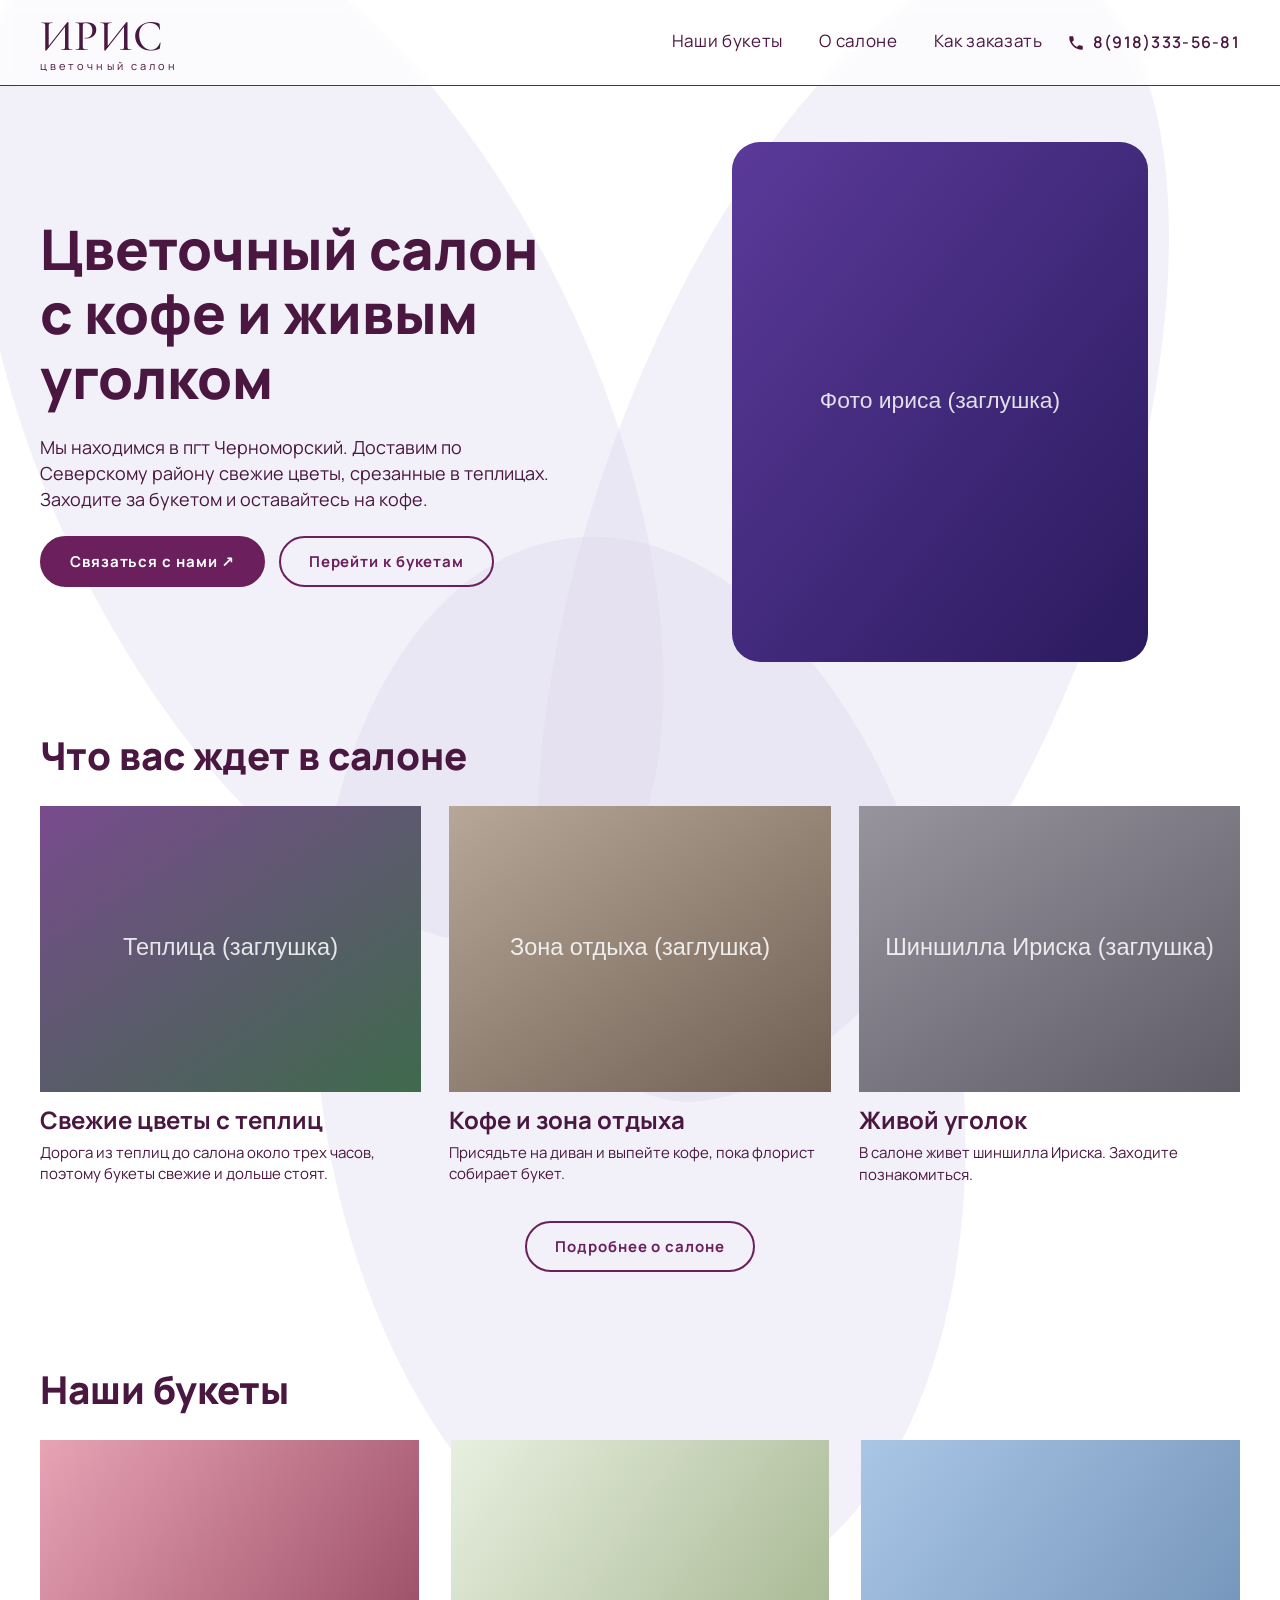
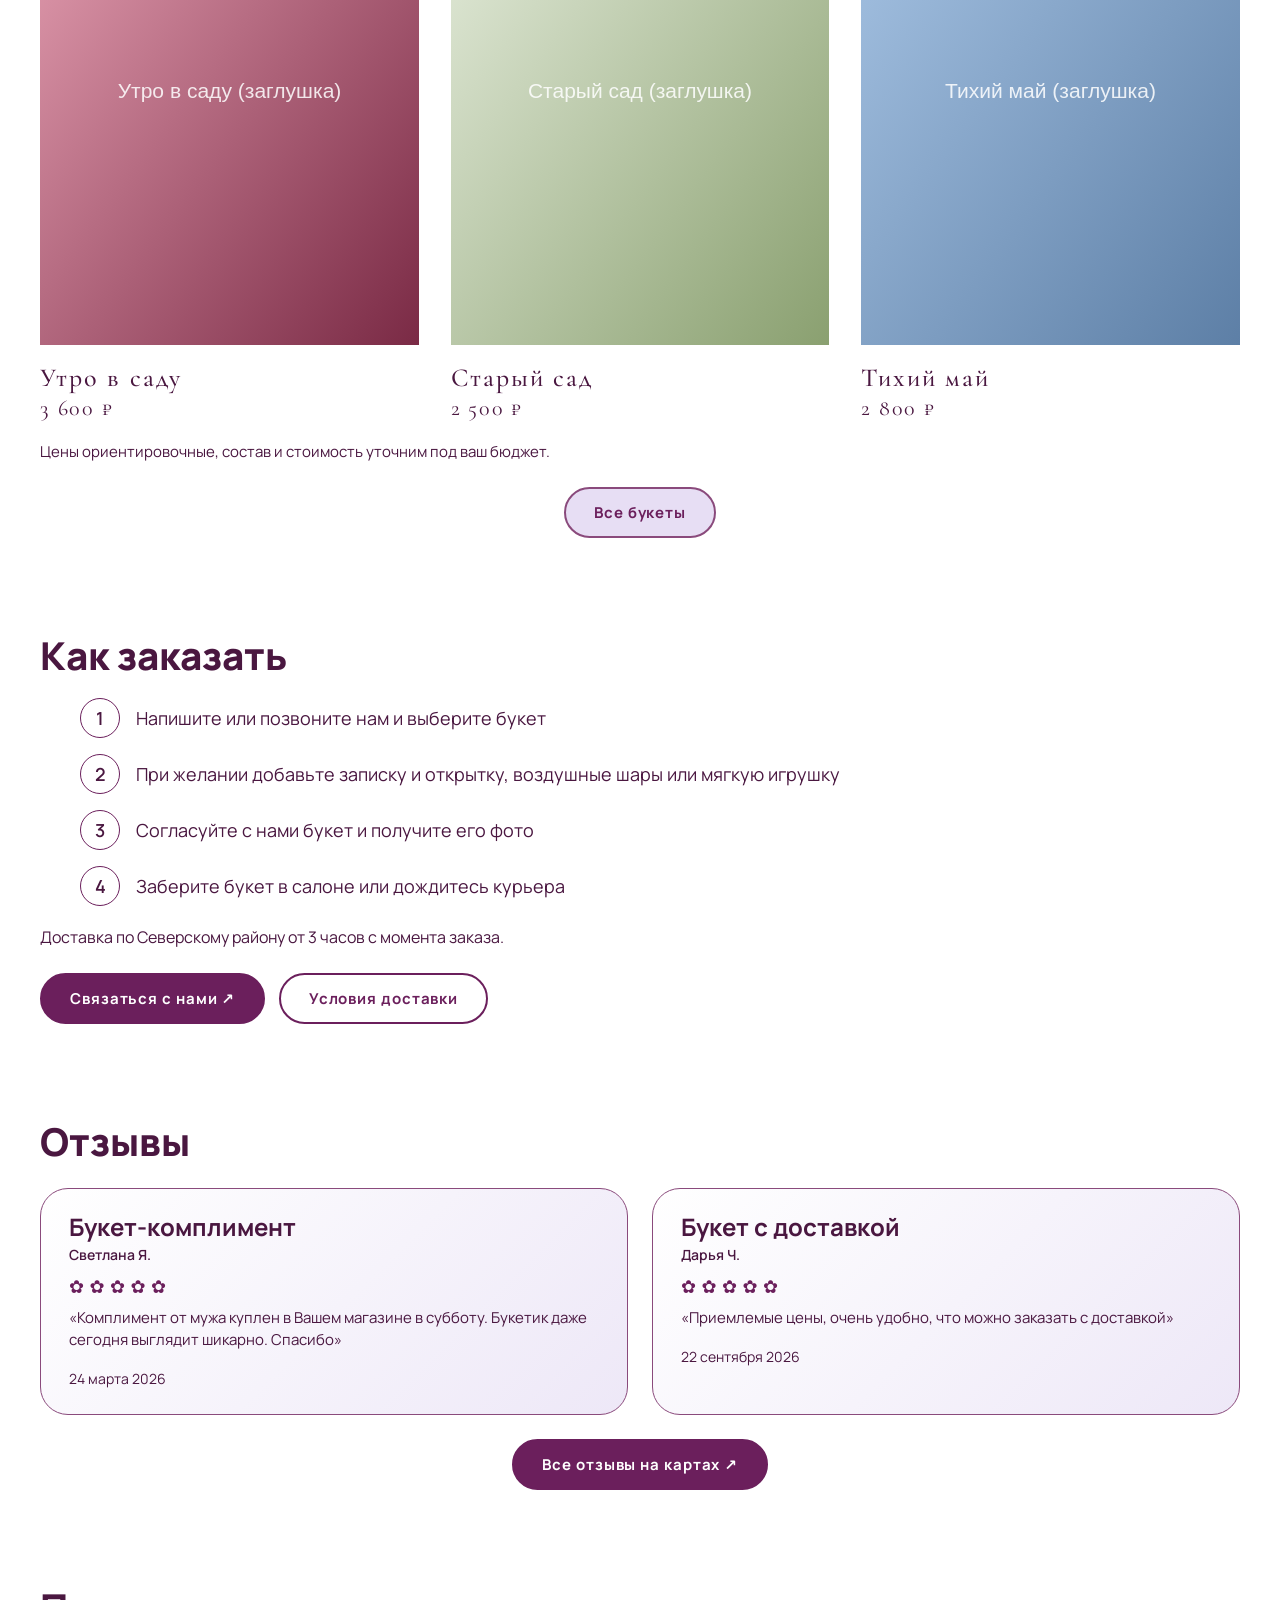
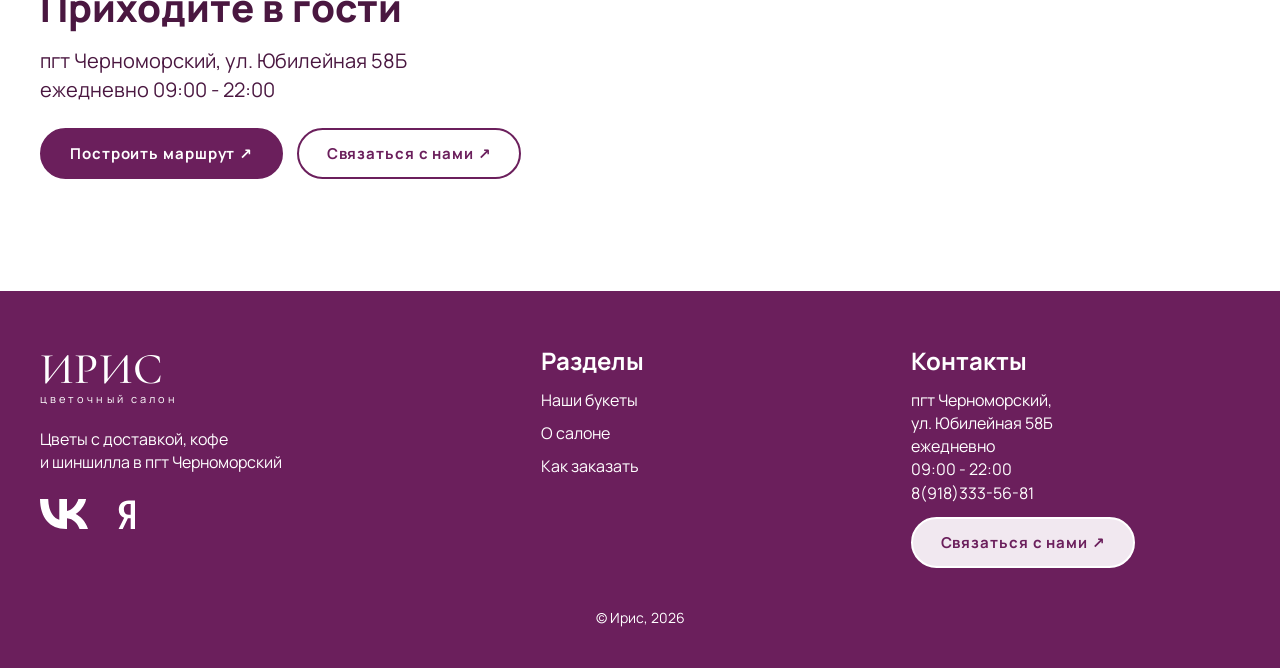
<file: index.html>
<!DOCTYPE html>
<html lang="ru">
<head>
<meta charset="utf-8">
<meta name="viewport" content="width=device-width, initial-scale=1">
<title>Ирис — цветочный салон с кофе в пгт Черноморский</title>
<meta name="description" content="Свежие букеты из теплиц, доставка по Северскому району, кофе и шиншилла Ириска в салоне.">
<meta name="theme-color" content="#6b1f5c">
<meta property="og:title" content="Ирис — цветочный салон с кофе в пгт Черноморский">
<meta property="og:description" content="Свежие букеты из теплиц, доставка по Северскому району, кофе и шиншилла Ириска в салоне.">
<meta property="og:type" content="website">
<link rel="icon" href="img/favicon.svg" type="image/svg+xml">
<link rel="preconnect" href="https://fonts.googleapis.com">
<link rel="preconnect" href="https://fonts.gstatic.com" crossorigin>
<link href="https://fonts.googleapis.com/css2?family=Cormorant+Garamond:wght@400;500&family=Manrope:wght@300;400;600;700;800&display=swap&subset=cyrillic" rel="stylesheet">
<link rel="stylesheet" href="css/style.css">
</head>
<body>
<header class="site-header">
  <div class="header-inner">
    <a class="logo" href="index.html" aria-label="Ирис — на главную"><b>ИРИС</b><small>цветочный салон</small></a>
    <nav class="nav" aria-label="Основное меню"><a href="bouquets.html">Наши букеты</a><a href="about.html">О салоне</a><a href="order.html">Как заказать</a></nav>
    <a class="phone header-phone" href="tel:+79183335681"><svg viewBox="0 0 24 24" aria-hidden="true"><path d="M6.6 10.8a15 15 0 0 0 6.6 6.6l2.2-2.2c.3-.3.7-.4 1-.2 1.1.4 2.3.6 3.6.6.6 0 1 .4 1 1V20c0 .6-.4 1-1 1A17 17 0 0 1 3 4c0-.6.4-1 1-1h3.5c.6 0 1 .4 1 1 0 1.300.2 2.500.6 3.600.1.300 0 .700-.2 1l-2.300 2.200z"/></svg>8(918)333-56-81</a>
    <button class="burger" id="burger" aria-label="Открыть меню" aria-expanded="false" aria-controls="mobile-menu"><span></span><span></span></button>
  </div>
</header>

<div class="mobile-menu" id="mobile-menu" role="dialog" aria-modal="true" aria-label="Меню">
  <div class="top">
    <a class="logo" href="index.html"><b>ИРИС</b><small>цветочный салон</small></a>
    <button class="close" id="menu-close" aria-label="Закрыть меню">×</button>
  </div>
  <nav aria-label="Мобильное меню"><a href="bouquets.html">Наши букеты</a><a href="about.html">О салоне</a><a href="order.html">Как заказать</a></nav>
  <a class="phone" href="tel:+79183335681"><svg viewBox="0 0 24 24" aria-hidden="true"><path d="M6.6 10.8a15 15 0 0 0 6.6 6.6l2.2-2.2c.3-.3.7-.4 1-.2 1.1.4 2.3.6 3.6.6.6 0 1 .4 1 1V20c0 .6-.4 1-1 1A17 17 0 0 1 3 4c0-.6.4-1 1-1h3.5c.6 0 1 .4 1 1 0 1.300.2 2.500.6 3.600.1.300 0 .700-.2 1l-2.300 2.200z"/></svg>8(918)333-56-81</a>
  <a class="btn" href="tel:+79183335681" data-contact>Связаться с нами ↗</a>
</div>

<main>

<section class="hero"><div class="container hero-grid">
  <div>
    <h1>Цветочный салон<br>с кофе и живым уголком</h1>
    <p>Мы находимся в пгт Черноморский. Доставим по Северскому району свежие цветы, срезанные в теплицах. Заходите за букетом и оставайтесь на кофе.</p>
    <div class="btn-row"><a class="btn" href="tel:+79183335681" data-contact>Связаться с нами ↗</a><a class="btn btn--ghost" href="bouquets.html">Перейти к букетам</a></div>
  </div>
  <div class="hero-img"><img src="img/hero-iris.svg" alt="Букет ирисов"></div>
</div></section>

<section class="section"><div class="container">
  <h2>Что вас ждет в салоне</h2>
  <div class="cards carousel" style="margin-top:28px">
    <article class="card"><img src="img/greenhouse.svg" alt="Теплица с цветами" loading="lazy"><h3>Свежие цветы с теплиц</h3><p>Дорога из теплиц до салона около трех часов, поэтому букеты свежие и дольше стоят.</p></article>
    <article class="card"><img src="img/lounge.svg" alt="Зона отдыха в салоне" loading="lazy"><h3>Кофе и зона отдыха</h3><p>Присядьте на диван и выпейте кофе, пока флорист собирает букет.</p></article>
    <article class="card"><img src="img/chinchilla.svg" alt="Шиншилла Ириска" loading="lazy"><h3>Живой уголок</h3><p>В салоне живет шиншилла Ириска. Заходите познакомиться.</p></article>
  </div>
  <div class="dots"></div>
  <div class="center" style="margin-top:24px"><a class="btn btn--ghost" href="about.html">Подробнее о салоне</a></div>
</div></section>

<section class="section"><div class="container">
  <h2>Наши букеты</h2>
  <div class="bouquets bouquets--3 carousel" style="margin-top:28px"><article class="bouquet"><img src="img/bouquet-1.svg" alt="Букет «Утро в саду»" loading="lazy"><h3>Утро в саду</h3><div class="price">3 600 ₽</div></article><article class="bouquet"><img src="img/bouquet-2.svg" alt="Букет «Старый сад»" loading="lazy"><h3>Старый сад</h3><div class="price">2 500 ₽</div></article><article class="bouquet"><img src="img/bouquet-3.svg" alt="Букет «Тихий май»" loading="lazy"><h3>Тихий май</h3><div class="price">2 800 ₽</div></article></div>
  <div class="dots"></div>
  <p class="note">Цены ориентировочные, состав и стоимость уточним под ваш бюджет.</p>
  <div class="center"><a class="btn btn--soft" href="bouquets.html">Все букеты</a></div>
</div></section>

<section class="section"><div class="container">
  <h2>Как заказать</h2>
  <ol class="steps"><li>Напишите или позвоните нам и выберите букет</li><li>При желании добавьте записку и открытку, воздушные шары или мягкую игрушку</li><li>Согласуйте с нами букет и получите его фото</li><li>Заберите букет в салоне или дождитесь курьера</li></ol>
  <p>Доставка по Северскому району от 3 часов с момента заказа.</p>
  <div class="btn-row"><a class="btn" href="tel:+79183335681" data-contact>Связаться с нами ↗</a><a class="btn btn--ghost" href="order.html">Условия доставки</a></div>
</div></section>

<section class="section"><div class="container">
  <h2>Отзывы</h2>
  <div class="reviews carousel" style="margin-top:24px"><article class="review"><h3>Букет-комплимент</h3><div class="author">Светлана Я.</div><div class="stars" aria-label="5 из 5">✿✿✿✿✿</div><blockquote>«Комплимент от мужа куплен в Вашем магазине в субботу. Букетик даже сегодня выглядит шикарно. Спасибо»</blockquote><time datetime="2026-03-24">24 марта 2026</time></article><article class="review"><h3>Букет с доставкой</h3><div class="author">Дарья Ч.</div><div class="stars" aria-label="5 из 5">✿✿✿✿✿</div><blockquote>«Приемлемые цены, очень удобно, что можно заказать с доставкой»</blockquote><time datetime="2026-09-22">22 сентября 2026</time></article></div>
  <div class="dots"></div>
  <div class="center" style="margin-top:24px"><a class="btn" href="#" target="_blank" rel="noopener">Все отзывы на картах ↗</a></div>
</div></section>

<section class="section"><div class="container">
  <h2>Приходите в гости</h2>
  <p class="lead" style="margin-top:16px">пгт Черноморский, ул. Юбилейная 58Б<br>ежедневно 09:00 - 22:00</p>
  <div class="btn-row"><a class="btn" href="https://yandex.ru/maps/?text=пгт%20Черноморский%2C%20Юбилейная%2058Б" target="_blank" rel="noopener">Построить маршрут ↗</a><a class="btn btn--ghost" href="tel:+79183335681" data-contact>Связаться с нами ↗</a></div>
</div></section>

</main>

<footer class="site-footer">
  <div class="container">
    <div class="footer-grid">
      <div>
        <a class="logo" href="index.html"><b>ИРИС</b><small>цветочный салон</small></a>
        <p class="footer-desc">Цветы с доставкой, кофе<br>и шиншилла в пгт Черноморский</p>
        <div class="socials">
          <a href="#" aria-label="ВКонтакте" data-todo="vk"><svg viewBox="0 0 48 30" aria-hidden="true"><path d="M26 30C9.600 30 .3 18.700 0 0h8.200c.3 13.800 6.300 19.600 11.100 20.800V0h7.700v11.900C31.700 11.400 36.700 6 38.400 0h7.700c-1.300 7.300-6.700 12.700-10.500 14.900C39.400 16.800 45.500 21.500 48 30h-8.500c-1.800-5.700-6.300-10.100-12.500-10.700V30H26z"/></svg></a>
          <a href="#" aria-label="Яндекс" data-todo="yandex"><svg viewBox="0 0 24 30" aria-hidden="true"><path d="M14.700 30V19.200h-2.800L6.700 30H2.600l5.600-11.200C4.700 17.300 2.800 14.500 2.800 10.700 2.800 5 6.700 1.500 12.700 1.500H19V30h-4.300zm0-25.100h-1.800c-3.300 0-5 1.800-5 5.600 0 3.600 1.900 5.300 5.100 5.300h1.700V4.900z"/></svg></a>
        </div>
      </div>
      <div>
        <h3>Разделы</h3>
        <ul>
          <li><a href="bouquets.html">Наши букеты</a></li>
          <li><a href="about.html">О салоне</a></li>
          <li><a href="order.html">Как заказать</a></li>
        </ul>
      </div>
      <div class="footer-contacts">
        <h3>Контакты</h3>
        <p>пгт Черноморский,<br>ул. Юбилейная 58Б<br>ежедневно<br>09:00 - 22:00<br><a href="tel:+79183335681">8(918)333-56-81</a></p>
        <a class="btn btn--light" href="tel:+79183335681" data-contact>Связаться с нами ↗</a>
      </div>
    </div>
    <p class="copy">© Ирис, 2026</p>
  </div>
</footer>
<script src="js/main.js"></script>
</body>
</html>
</file>
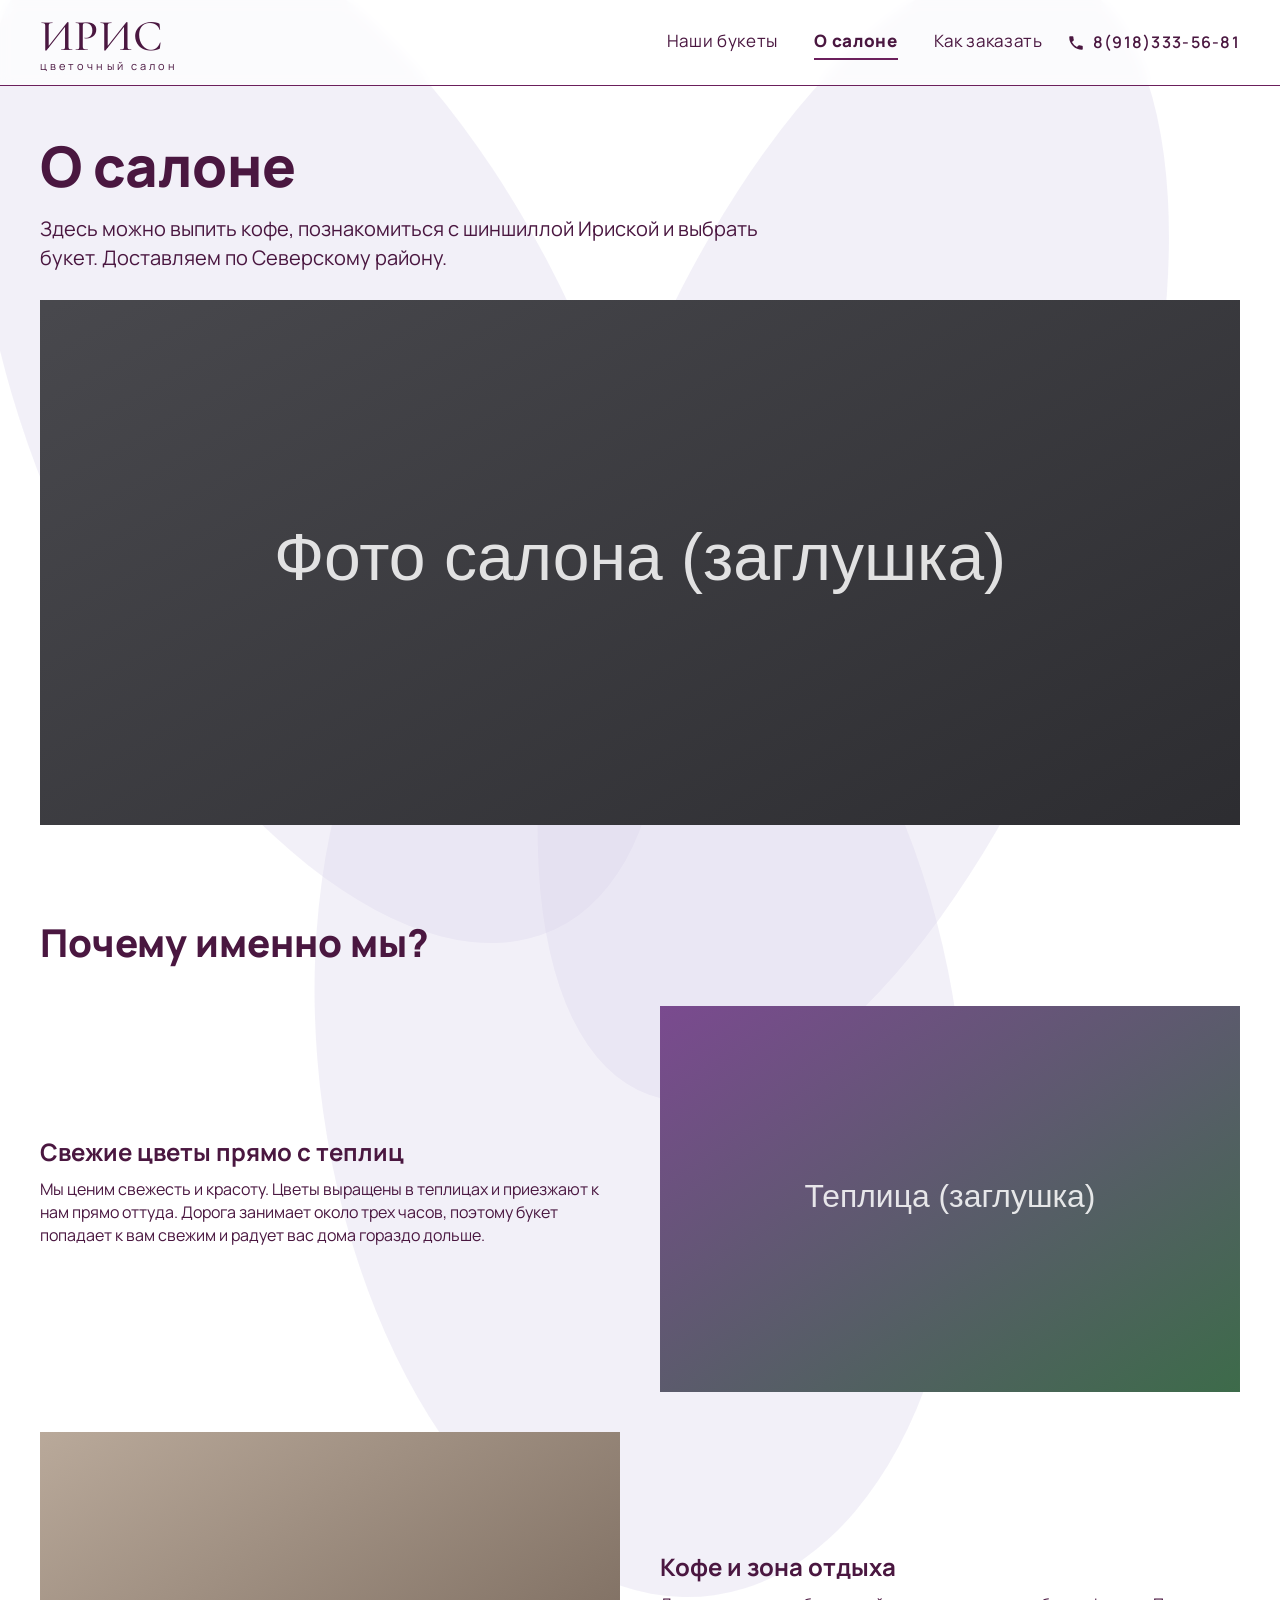
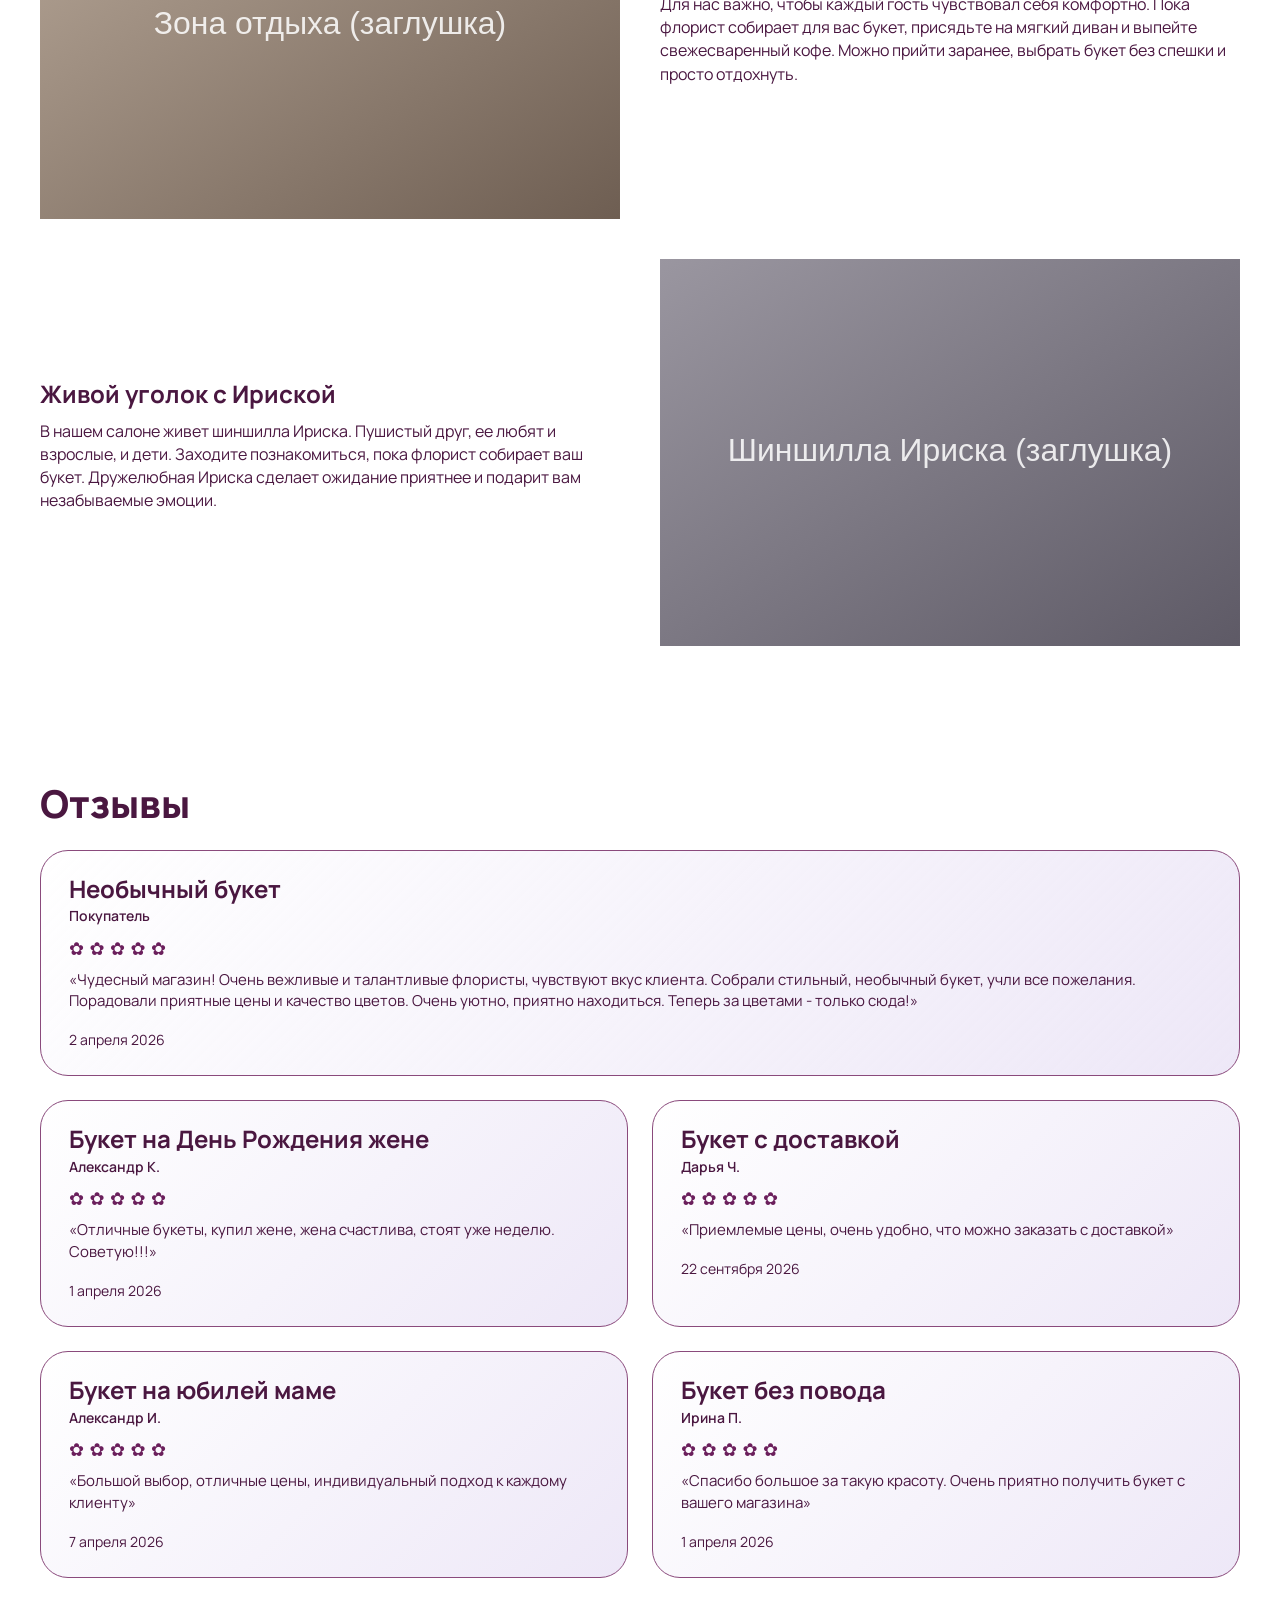
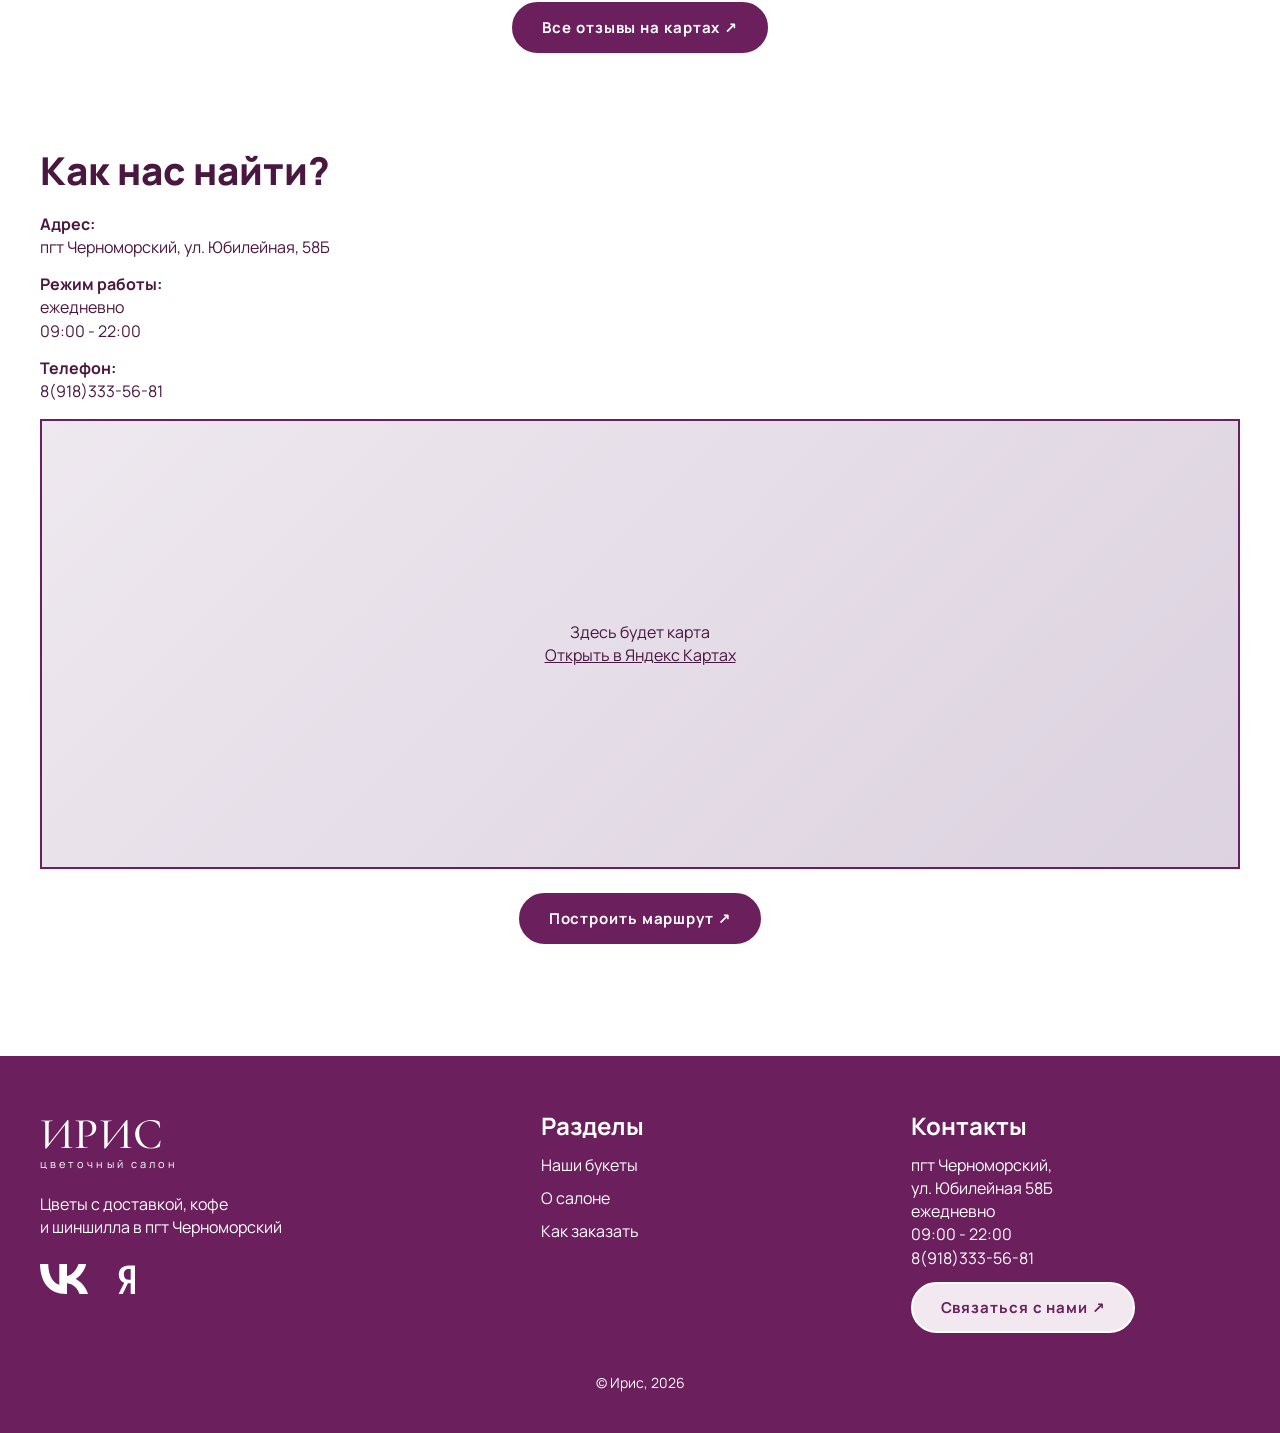
<file: about.html>
<!DOCTYPE html>
<html lang="ru">
<head>
<meta charset="utf-8">
<meta name="viewport" content="width=device-width, initial-scale=1">
<title>О салоне — Ирис, цветочный салон</title>
<meta name="description" content="Свежие цветы из теплиц, кофе, зона отдыха и шиншилла Ириска. Адрес и режим работы.">
<meta name="theme-color" content="#6b1f5c">
<meta property="og:title" content="О салоне — Ирис, цветочный салон">
<meta property="og:description" content="Свежие цветы из теплиц, кофе, зона отдыха и шиншилла Ириска. Адрес и режим работы.">
<meta property="og:type" content="website">
<link rel="icon" href="img/favicon.svg" type="image/svg+xml">
<link rel="preconnect" href="https://fonts.googleapis.com">
<link rel="preconnect" href="https://fonts.gstatic.com" crossorigin>
<link href="https://fonts.googleapis.com/css2?family=Cormorant+Garamond:wght@400;500&family=Manrope:wght@300;400;600;700;800&display=swap&subset=cyrillic" rel="stylesheet">
<link rel="stylesheet" href="css/style.css">
</head>
<body>
<header class="site-header">
  <div class="header-inner">
    <a class="logo" href="index.html" aria-label="Ирис — на главную"><b>ИРИС</b><small>цветочный салон</small></a>
    <nav class="nav" aria-label="Основное меню"><a href="bouquets.html">Наши букеты</a><a href="about.html" aria-current="page">О салоне</a><a href="order.html">Как заказать</a></nav>
    <a class="phone header-phone" href="tel:+79183335681"><svg viewBox="0 0 24 24" aria-hidden="true"><path d="M6.6 10.8a15 15 0 0 0 6.6 6.6l2.2-2.2c.3-.3.7-.4 1-.2 1.1.4 2.3.6 3.6.6.6 0 1 .4 1 1V20c0 .6-.4 1-1 1A17 17 0 0 1 3 4c0-.6.4-1 1-1h3.5c.6 0 1 .4 1 1 0 1.300.2 2.500.6 3.600.1.300 0 .700-.2 1l-2.300 2.200z"/></svg>8(918)333-56-81</a>
    <button class="burger" id="burger" aria-label="Открыть меню" aria-expanded="false" aria-controls="mobile-menu"><span></span><span></span></button>
  </div>
</header>

<div class="mobile-menu" id="mobile-menu" role="dialog" aria-modal="true" aria-label="Меню">
  <div class="top">
    <a class="logo" href="index.html"><b>ИРИС</b><small>цветочный салон</small></a>
    <button class="close" id="menu-close" aria-label="Закрыть меню">×</button>
  </div>
  <nav aria-label="Мобильное меню"><a href="bouquets.html">Наши букеты</a><a href="about.html" aria-current="page">О салоне</a><a href="order.html">Как заказать</a></nav>
  <a class="phone" href="tel:+79183335681"><svg viewBox="0 0 24 24" aria-hidden="true"><path d="M6.6 10.8a15 15 0 0 0 6.6 6.6l2.2-2.2c.3-.3.7-.4 1-.2 1.1.4 2.3.6 3.6.6.6 0 1 .4 1 1V20c0 .6-.4 1-1 1A17 17 0 0 1 3 4c0-.6.4-1 1-1h3.5c.6 0 1 .4 1 1 0 1.300.2 2.500.6 3.600.1.300 0 .700-.2 1l-2.300 2.200z"/></svg>8(918)333-56-81</a>
  <a class="btn" href="tel:+79183335681" data-contact>Связаться с нами ↗</a>
</div>

<main>

<section class="section"><div class="container">
  <h1>О салоне</h1>
  <p class="lead" style="margin:16px 0 28px">Здесь можно выпить кофе, познакомиться с шиншиллой Ириской и выбрать букет. Доставляем по Северскому району.</p>
  <img class="wide-photo" src="img/salon.svg" alt="Интерьер салона">
</div></section>

<section class="section"><div class="container">
  <h2>Почему именно мы?</h2>
  <div class="feature"><div><h3>Свежие цветы прямо с теплиц</h3><p style="margin-top:12px">Мы ценим свежесть и красоту. Цветы выращены в теплицах и приезжают к нам прямо оттуда. Дорога занимает около трех часов, поэтому букет попадает к вам свежим и радует вас дома гораздо дольше.</p></div><img src="img/greenhouse.svg" alt="Теплица" loading="lazy"></div>
  <div class="feature feature--rev"><div><h3>Кофе и зона отдыха</h3><p style="margin-top:12px">Для нас важно, чтобы каждый гость чувствовал себя комфортно. Пока флорист собирает для вас букет, присядьте на мягкий диван и выпейте свежесваренный кофе. Можно прийти заранее, выбрать букет без спешки и просто отдохнуть.</p></div><img src="img/lounge.svg" alt="Зона отдыха" loading="lazy"></div>
  <div class="feature"><div><h3>Живой уголок с Ириской</h3><p style="margin-top:12px">В нашем салоне живет шиншилла Ириска. Пушистый друг, ее любят и взрослые, и дети. Заходите познакомиться, пока флорист собирает ваш букет. Дружелюбная Ириска сделает ожидание приятнее и подарит вам незабываемые эмоции.</p></div><img src="img/chinchilla.svg" alt="Шиншилла Ириска" loading="lazy"></div>
</div></section>

<section class="section"><div class="container">
  <h2>Отзывы</h2>
  <div class="reviews reviews--wide carousel" style="margin-top:24px"><article class="review"><h3>Необычный букет</h3><div class="author">Покупатель</div><div class="stars" aria-label="5 из 5">✿✿✿✿✿</div><blockquote>«Чудесный магазин! Очень вежливые и талантливые флористы, чувствуют вкус клиента. Собрали стильный, необычный букет, учли все пожелания. Порадовали приятные цены и качество цветов. Очень уютно, приятно находиться. Теперь за цветами - только сюда!»</blockquote><time datetime="2026-04-02">2 апреля 2026</time></article><article class="review"><h3>Букет на День Рождения жене</h3><div class="author">Александр К.</div><div class="stars" aria-label="5 из 5">✿✿✿✿✿</div><blockquote>«Отличные букеты, купил жене, жена счастлива, стоят уже неделю. Советую!!!»</blockquote><time datetime="2026-04-01">1 апреля 2026</time></article><article class="review"><h3>Букет с доставкой</h3><div class="author">Дарья Ч.</div><div class="stars" aria-label="5 из 5">✿✿✿✿✿</div><blockquote>«Приемлемые цены, очень удобно, что можно заказать с доставкой»</blockquote><time datetime="2026-09-22">22 сентября 2026</time></article><article class="review"><h3>Букет на юбилей маме</h3><div class="author">Александр И.</div><div class="stars" aria-label="5 из 5">✿✿✿✿✿</div><blockquote>«Большой выбор, отличные цены, индивидуальный подход к каждому клиенту»</blockquote><time datetime="2026-04-07">7 апреля 2026</time></article><article class="review"><h3>Букет без повода</h3><div class="author">Ирина П.</div><div class="stars" aria-label="5 из 5">✿✿✿✿✿</div><blockquote>«Спасибо большое за такую красоту. Очень приятно получить букет с вашего магазина»</blockquote><time datetime="2026-04-01">1 апреля 2026</time></article></div>
  <div class="dots"></div>
  <div class="center" style="margin-top:24px"><a class="btn" href="#" target="_blank" rel="noopener">Все отзывы на картах ↗</a></div>
</div></section>

<section class="section"><div class="container contacts-list">
  <h2>Как нас найти?</h2>
  <div style="margin-top:20px">
    <p><b>Адрес:</b>пгт Черноморский, ул. Юбилейная, 58Б</p>
    <p><b>Режим работы:</b>ежедневно<br>09:00 - 22:00</p>
    <p><b>Телефон:</b><a href="tel:+79183335681">8(918)333-56-81</a></p>
  </div>
  <!-- TODO: заменить на виджет Яндекс.Карт (конструктор карт) -->
  <div class="map"><span>Здесь будет карта<br><a href="https://yandex.ru/maps/?text=пгт%20Черноморский%2C%20Юбилейная%2058Б" target="_blank" rel="noopener" style="text-decoration:underline">Открыть в Яндекс Картах</a></span></div>
  <div class="center"><a class="btn" href="https://yandex.ru/maps/?text=пгт%20Черноморский%2C%20Юбилейная%2058Б" target="_blank" rel="noopener">Построить маршрут ↗</a></div>
</div></section>

</main>

<footer class="site-footer">
  <div class="container">
    <div class="footer-grid">
      <div>
        <a class="logo" href="index.html"><b>ИРИС</b><small>цветочный салон</small></a>
        <p class="footer-desc">Цветы с доставкой, кофе<br>и шиншилла в пгт Черноморский</p>
        <div class="socials">
          <a href="#" aria-label="ВКонтакте" data-todo="vk"><svg viewBox="0 0 48 30" aria-hidden="true"><path d="M26 30C9.600 30 .3 18.700 0 0h8.200c.3 13.800 6.300 19.600 11.100 20.800V0h7.700v11.900C31.700 11.400 36.700 6 38.400 0h7.700c-1.300 7.300-6.700 12.700-10.500 14.900C39.400 16.800 45.500 21.500 48 30h-8.500c-1.800-5.700-6.300-10.100-12.500-10.700V30H26z"/></svg></a>
          <a href="#" aria-label="Яндекс" data-todo="yandex"><svg viewBox="0 0 24 30" aria-hidden="true"><path d="M14.700 30V19.200h-2.800L6.700 30H2.600l5.600-11.200C4.700 17.300 2.800 14.500 2.800 10.700 2.800 5 6.700 1.500 12.700 1.500H19V30h-4.300zm0-25.100h-1.800c-3.300 0-5 1.800-5 5.600 0 3.600 1.900 5.300 5.100 5.300h1.700V4.900z"/></svg></a>
        </div>
      </div>
      <div>
        <h3>Разделы</h3>
        <ul>
          <li><a href="bouquets.html">Наши букеты</a></li>
          <li><a href="about.html">О салоне</a></li>
          <li><a href="order.html">Как заказать</a></li>
        </ul>
      </div>
      <div class="footer-contacts">
        <h3>Контакты</h3>
        <p>пгт Черноморский,<br>ул. Юбилейная 58Б<br>ежедневно<br>09:00 - 22:00<br><a href="tel:+79183335681">8(918)333-56-81</a></p>
        <a class="btn btn--light" href="tel:+79183335681" data-contact>Связаться с нами ↗</a>
      </div>
    </div>
    <p class="copy">© Ирис, 2026</p>
  </div>
</footer>
<script src="js/main.js"></script>
</body>
</html>
</file>
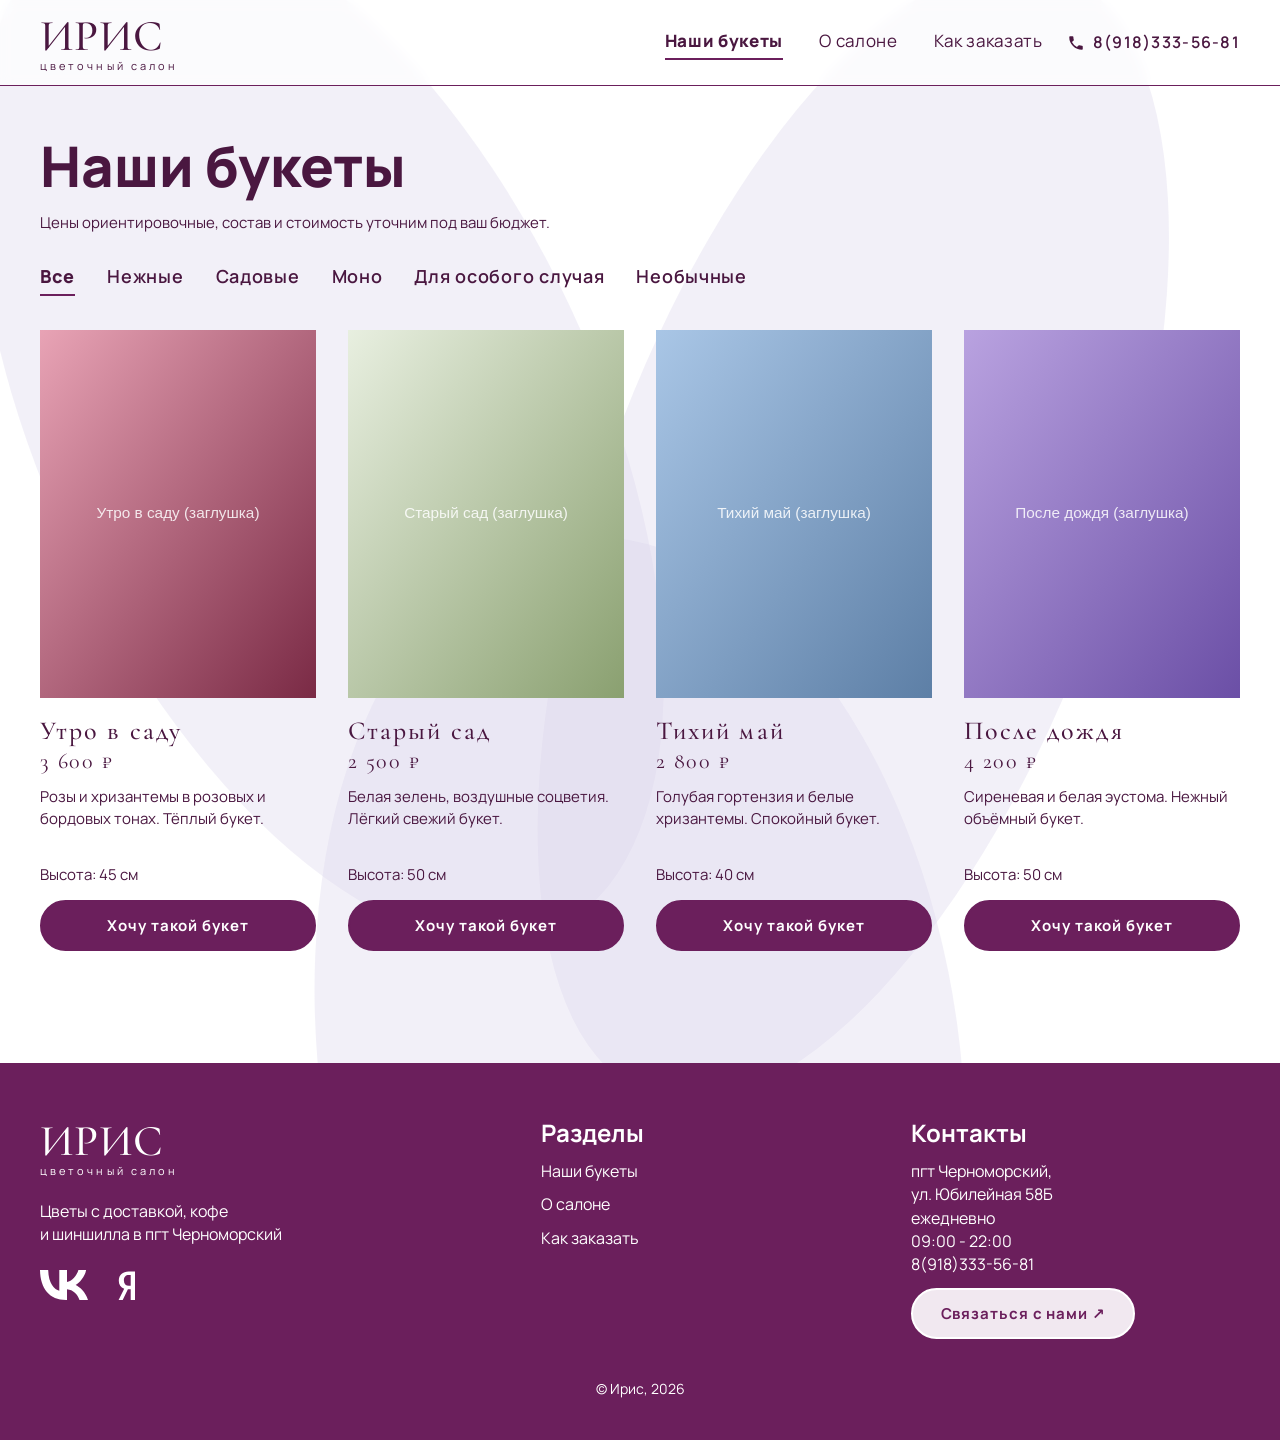
<file: bouquets.html>
<!DOCTYPE html>
<html lang="ru">
<head>
<meta charset="utf-8">
<meta name="viewport" content="width=device-width, initial-scale=1">
<title>Наши букеты — Ирис, цветочный салон</title>
<meta name="description" content="Каталог букетов цветочного салона «Ирис». Цены ориентировочные, соберем под ваш бюджет.">
<meta name="theme-color" content="#6b1f5c">
<meta property="og:title" content="Наши букеты — Ирис, цветочный салон">
<meta property="og:description" content="Каталог букетов цветочного салона «Ирис». Цены ориентировочные, соберем под ваш бюджет.">
<meta property="og:type" content="website">
<link rel="icon" href="img/favicon.svg" type="image/svg+xml">
<link rel="preconnect" href="https://fonts.googleapis.com">
<link rel="preconnect" href="https://fonts.gstatic.com" crossorigin>
<link href="https://fonts.googleapis.com/css2?family=Cormorant+Garamond:wght@400;500&family=Manrope:wght@300;400;600;700;800&display=swap&subset=cyrillic" rel="stylesheet">
<link rel="stylesheet" href="css/style.css">
</head>
<body>
<header class="site-header">
  <div class="header-inner">
    <a class="logo" href="index.html" aria-label="Ирис — на главную"><b>ИРИС</b><small>цветочный салон</small></a>
    <nav class="nav" aria-label="Основное меню"><a href="bouquets.html" aria-current="page">Наши букеты</a><a href="about.html">О салоне</a><a href="order.html">Как заказать</a></nav>
    <a class="phone header-phone" href="tel:+79183335681"><svg viewBox="0 0 24 24" aria-hidden="true"><path d="M6.6 10.8a15 15 0 0 0 6.6 6.6l2.2-2.2c.3-.3.7-.4 1-.2 1.1.4 2.3.6 3.6.6.6 0 1 .4 1 1V20c0 .6-.4 1-1 1A17 17 0 0 1 3 4c0-.6.4-1 1-1h3.5c.6 0 1 .4 1 1 0 1.300.2 2.500.6 3.600.1.300 0 .700-.2 1l-2.300 2.200z"/></svg>8(918)333-56-81</a>
    <button class="burger" id="burger" aria-label="Открыть меню" aria-expanded="false" aria-controls="mobile-menu"><span></span><span></span></button>
  </div>
</header>

<div class="mobile-menu" id="mobile-menu" role="dialog" aria-modal="true" aria-label="Меню">
  <div class="top">
    <a class="logo" href="index.html"><b>ИРИС</b><small>цветочный салон</small></a>
    <button class="close" id="menu-close" aria-label="Закрыть меню">×</button>
  </div>
  <nav aria-label="Мобильное меню"><a href="bouquets.html" aria-current="page">Наши букеты</a><a href="about.html">О салоне</a><a href="order.html">Как заказать</a></nav>
  <a class="phone" href="tel:+79183335681"><svg viewBox="0 0 24 24" aria-hidden="true"><path d="M6.6 10.8a15 15 0 0 0 6.6 6.6l2.2-2.2c.3-.3.7-.4 1-.2 1.1.4 2.3.6 3.6.6.6 0 1 .4 1 1V20c0 .6-.4 1-1 1A17 17 0 0 1 3 4c0-.6.4-1 1-1h3.5c.6 0 1 .4 1 1 0 1.300.2 2.500.6 3.600.1.300 0 .700-.2 1l-2.300 2.200z"/></svg>8(918)333-56-81</a>
  <a class="btn" href="tel:+79183335681" data-contact>Связаться с нами ↗</a>
</div>

<main>

<section class="section"><div class="container">
  <h1>Наши букеты</h1>
  <p class="note" style="margin-top:14px">Цены ориентировочные, состав и стоимость уточним под ваш бюджет.</p>
  <div class="filters" role="tablist" aria-label="Категории">
    <button class="is-active" data-filter="all">Все</button>
    <button data-filter="tender">Нежные</button>
    <button data-filter="garden">Садовые</button>
    <button data-filter="mono">Моно</button>
    <button data-filter="special">Для особого случая</button>
    <button data-filter="unusual">Необычные</button>
  </div>
  <div class="bouquets"><article class="bouquet" data-cat="tender special"><img src="img/bouquet-1.svg" alt="Букет «Утро в саду»" loading="lazy"><h3>Утро в саду</h3><div class="price">3 600 ₽</div><p>Розы и хризантемы в розовых и бордовых тонах. Тёплый букет.</p><div class="height">Высота: 45 см</div><a class="btn" href="tel:+79183335681" data-contact>Хочу такой букет</a></article><article class="bouquet" data-cat="garden"><img src="img/bouquet-2.svg" alt="Букет «Старый сад»" loading="lazy"><h3>Старый сад</h3><div class="price">2 500 ₽</div><p>Белая зелень, воздушные соцветия. Лёгкий свежий букет.</p><div class="height">Высота: 50 см</div><a class="btn" href="tel:+79183335681" data-contact>Хочу такой букет</a></article><article class="bouquet" data-cat="tender"><img src="img/bouquet-3.svg" alt="Букет «Тихий май»" loading="lazy"><h3>Тихий май</h3><div class="price">2 800 ₽</div><p>Голубая гортензия и белые хризантемы. Спокойный букет.</p><div class="height">Высота: 40 см</div><a class="btn" href="tel:+79183335681" data-contact>Хочу такой букет</a></article><article class="bouquet" data-cat="tender mono"><img src="img/bouquet-4.svg" alt="Букет «После дождя»" loading="lazy"><h3>После дождя</h3><div class="price">4 200 ₽</div><p>Сиреневая и белая эустома. Нежный объёмный букет.</p><div class="height">Высота: 50 см</div><a class="btn" href="tel:+79183335681" data-contact>Хочу такой букет</a></article></div>
  <p class="empty hidden" id="empty">В этой категории пока нет букетов. Напишите нам, и мы соберем под ваш повод.</p>
</div></section>

</main>

<footer class="site-footer">
  <div class="container">
    <div class="footer-grid">
      <div>
        <a class="logo" href="index.html"><b>ИРИС</b><small>цветочный салон</small></a>
        <p class="footer-desc">Цветы с доставкой, кофе<br>и шиншилла в пгт Черноморский</p>
        <div class="socials">
          <a href="#" aria-label="ВКонтакте" data-todo="vk"><svg viewBox="0 0 48 30" aria-hidden="true"><path d="M26 30C9.600 30 .3 18.700 0 0h8.200c.3 13.800 6.300 19.600 11.100 20.800V0h7.700v11.900C31.700 11.400 36.700 6 38.400 0h7.700c-1.300 7.300-6.700 12.700-10.500 14.900C39.400 16.800 45.500 21.500 48 30h-8.500c-1.800-5.700-6.300-10.100-12.500-10.700V30H26z"/></svg></a>
          <a href="#" aria-label="Яндекс" data-todo="yandex"><svg viewBox="0 0 24 30" aria-hidden="true"><path d="M14.700 30V19.200h-2.800L6.700 30H2.600l5.600-11.200C4.700 17.300 2.800 14.500 2.800 10.700 2.800 5 6.700 1.500 12.700 1.500H19V30h-4.300zm0-25.100h-1.800c-3.300 0-5 1.800-5 5.600 0 3.600 1.900 5.300 5.100 5.300h1.700V4.900z"/></svg></a>
        </div>
      </div>
      <div>
        <h3>Разделы</h3>
        <ul>
          <li><a href="bouquets.html">Наши букеты</a></li>
          <li><a href="about.html">О салоне</a></li>
          <li><a href="order.html">Как заказать</a></li>
        </ul>
      </div>
      <div class="footer-contacts">
        <h3>Контакты</h3>
        <p>пгт Черноморский,<br>ул. Юбилейная 58Б<br>ежедневно<br>09:00 - 22:00<br><a href="tel:+79183335681">8(918)333-56-81</a></p>
        <a class="btn btn--light" href="tel:+79183335681" data-contact>Связаться с нами ↗</a>
      </div>
    </div>
    <p class="copy">© Ирис, 2026</p>
  </div>
</footer>
<script src="js/main.js"></script>
</body>
</html>
</file>
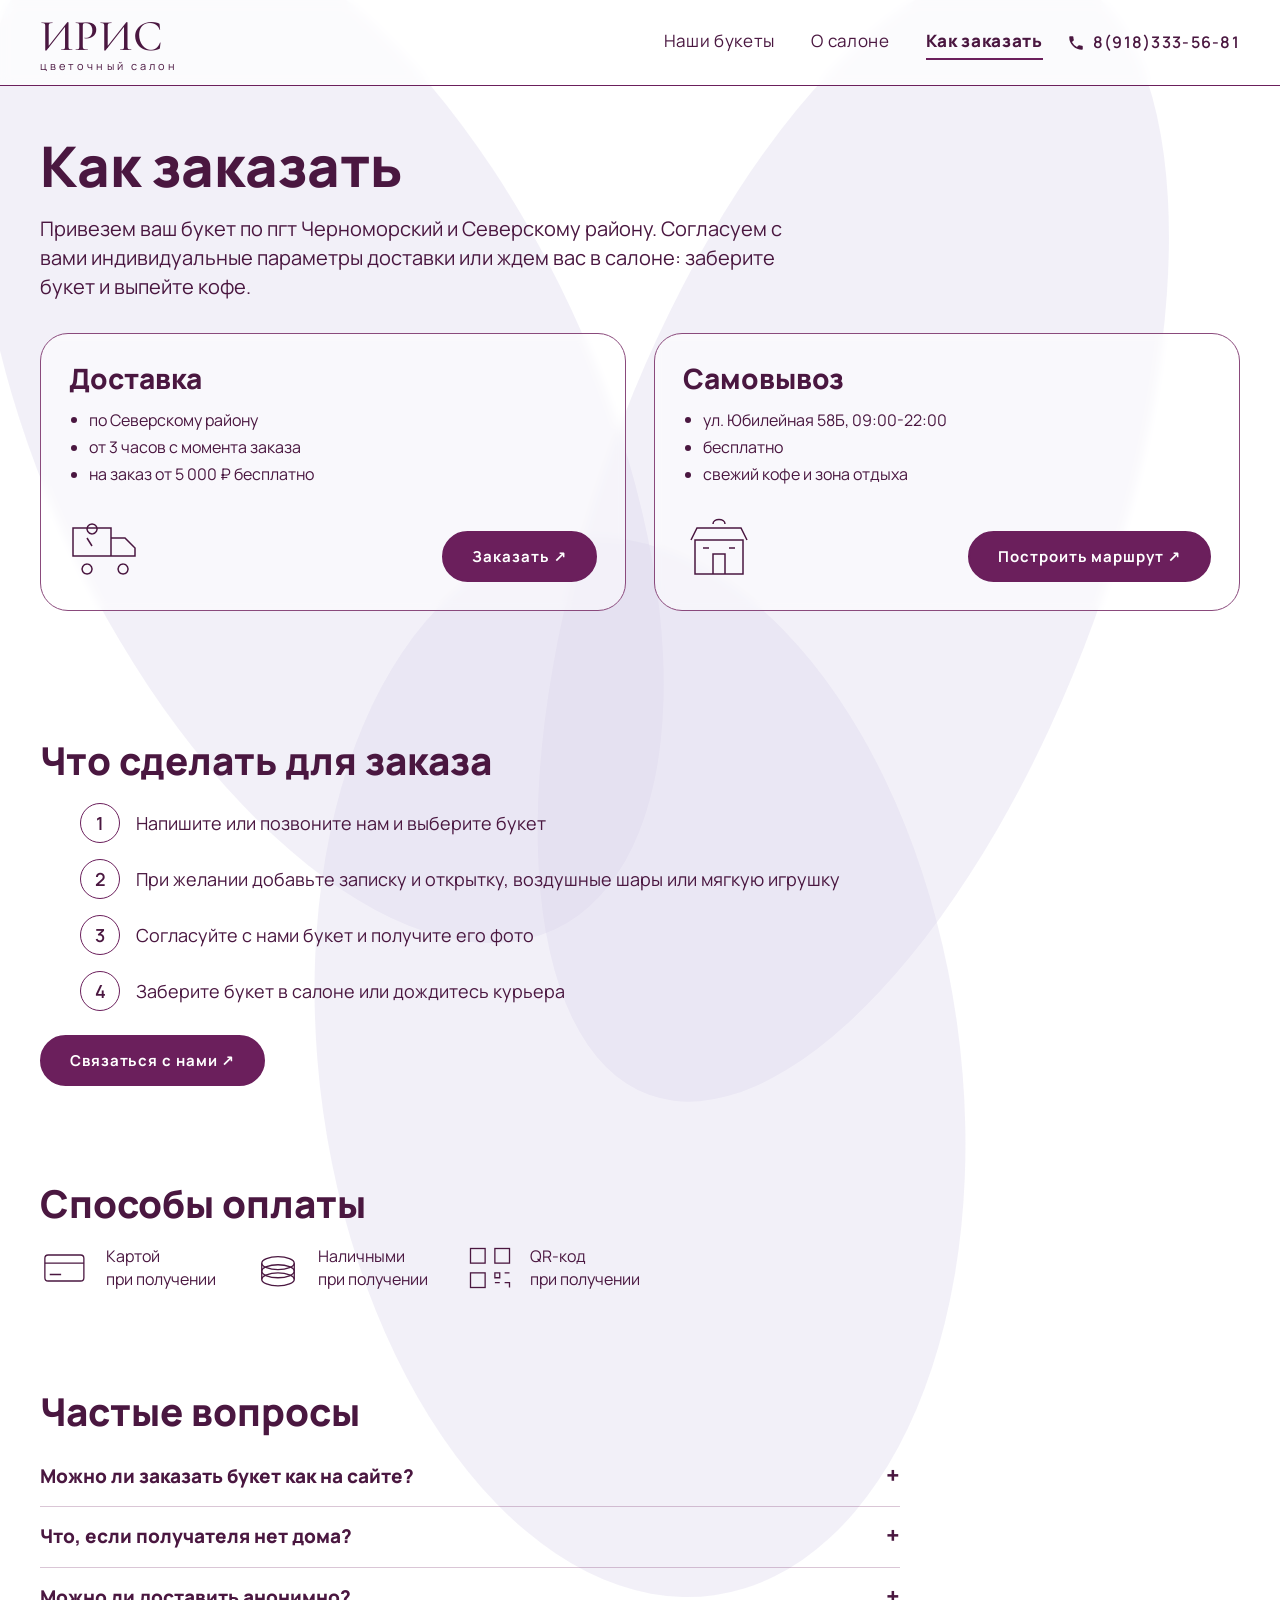
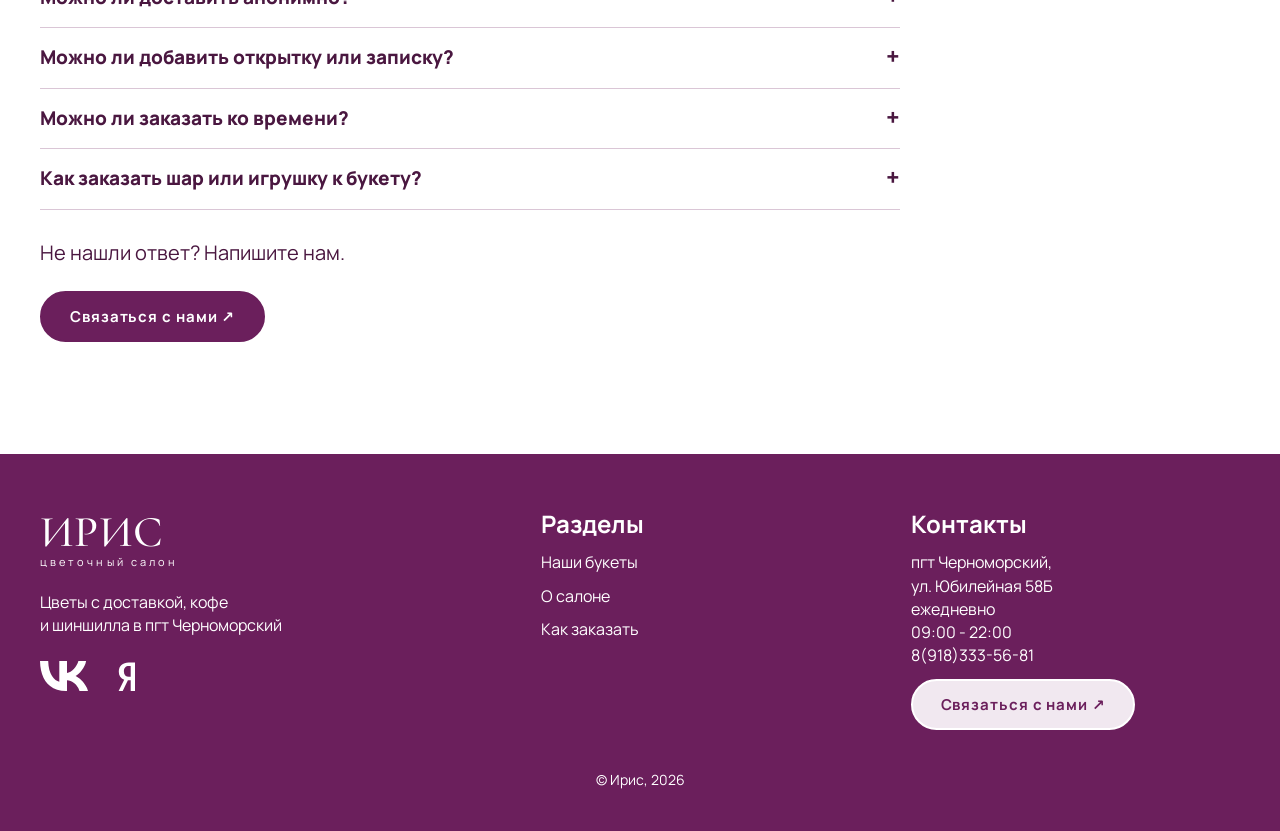
<file: order.html>
<!DOCTYPE html>
<html lang="ru">
<head>
<meta charset="utf-8">
<meta name="viewport" content="width=device-width, initial-scale=1">
<title>Как заказать — Ирис, цветочный салон</title>
<meta name="description" content="Доставка по Северскому району, самовывоз, способы оплаты и ответы на частые вопросы.">
<meta name="theme-color" content="#6b1f5c">
<meta property="og:title" content="Как заказать — Ирис, цветочный салон">
<meta property="og:description" content="Доставка по Северскому району, самовывоз, способы оплаты и ответы на частые вопросы.">
<meta property="og:type" content="website">
<link rel="icon" href="img/favicon.svg" type="image/svg+xml">
<link rel="preconnect" href="https://fonts.googleapis.com">
<link rel="preconnect" href="https://fonts.gstatic.com" crossorigin>
<link href="https://fonts.googleapis.com/css2?family=Cormorant+Garamond:wght@400;500&family=Manrope:wght@300;400;600;700;800&display=swap&subset=cyrillic" rel="stylesheet">
<link rel="stylesheet" href="css/style.css">
</head>
<body>
<header class="site-header">
  <div class="header-inner">
    <a class="logo" href="index.html" aria-label="Ирис — на главную"><b>ИРИС</b><small>цветочный салон</small></a>
    <nav class="nav" aria-label="Основное меню"><a href="bouquets.html">Наши букеты</a><a href="about.html">О салоне</a><a href="order.html" aria-current="page">Как заказать</a></nav>
    <a class="phone header-phone" href="tel:+79183335681"><svg viewBox="0 0 24 24" aria-hidden="true"><path d="M6.6 10.8a15 15 0 0 0 6.6 6.6l2.2-2.2c.3-.3.7-.4 1-.2 1.1.4 2.3.6 3.6.6.6 0 1 .4 1 1V20c0 .6-.4 1-1 1A17 17 0 0 1 3 4c0-.6.4-1 1-1h3.5c.6 0 1 .4 1 1 0 1.300.2 2.500.6 3.600.1.300 0 .700-.2 1l-2.300 2.200z"/></svg>8(918)333-56-81</a>
    <button class="burger" id="burger" aria-label="Открыть меню" aria-expanded="false" aria-controls="mobile-menu"><span></span><span></span></button>
  </div>
</header>

<div class="mobile-menu" id="mobile-menu" role="dialog" aria-modal="true" aria-label="Меню">
  <div class="top">
    <a class="logo" href="index.html"><b>ИРИС</b><small>цветочный салон</small></a>
    <button class="close" id="menu-close" aria-label="Закрыть меню">×</button>
  </div>
  <nav aria-label="Мобильное меню"><a href="bouquets.html">Наши букеты</a><a href="about.html">О салоне</a><a href="order.html" aria-current="page">Как заказать</a></nav>
  <a class="phone" href="tel:+79183335681"><svg viewBox="0 0 24 24" aria-hidden="true"><path d="M6.6 10.8a15 15 0 0 0 6.6 6.6l2.2-2.2c.3-.3.7-.4 1-.2 1.1.4 2.3.6 3.6.6.6 0 1 .4 1 1V20c0 .6-.4 1-1 1A17 17 0 0 1 3 4c0-.6.4-1 1-1h3.5c.6 0 1 .4 1 1 0 1.300.2 2.500.6 3.600.1.300 0 .700-.2 1l-2.300 2.200z"/></svg>8(918)333-56-81</a>
  <a class="btn" href="tel:+79183335681" data-contact>Связаться с нами ↗</a>
</div>

<main>

<section class="section"><div class="container">
  <h1>Как заказать</h1>
  <p class="lead" style="margin-top:16px">Привезем ваш букет по пгт Черноморский и Северскому району. Согласуем с вами индивидуальные параметры доставки или ждем вас в салоне: заберите букет и выпейте кофе.</p>
  <div class="panels">
    <div class="panel"><h2>Доставка</h2><ul><li>по Северскому району</li><li>от 3 часов с момента заказа</li><li>на заказ от 5 000 ₽ бесплатно</li></ul><div class="panel-foot"><svg viewBox="0 0 72 72" aria-hidden="true"><path d="M4 18h38v28H4zM42 28h14l10 10v8H42zM18 54a5 5 0 1 0 .1 0M54 54a5 5 0 1 0 .1 0"/><path d="M23 24a5 5 0 1 1 .1 0M23 36l-5-8"/></svg><a class="btn" href="tel:+79183335681" data-contact>Заказать ↗</a></div></div>
    <div class="panel"><h2>Самовывоз</h2><ul><li>ул. Юбилейная 58Б, 09:00-22:00</li><li>бесплатно</li><li>свежий кофе и зона отдыха</li></ul><div class="panel-foot"><svg viewBox="0 0 72 72" aria-hidden="true"><path d="M12 30h48v34H12zM8 30l6-12h44l6 12M30 64V44h12v20M20 38h6M46 38h6M30 14c0-6 12-6 12 0"/></svg><a class="btn" href="https://yandex.ru/maps/?text=пгт%20Черноморский%2C%20Юбилейная%2058Б" target="_blank" rel="noopener">Построить маршрут ↗</a></div></div>
  </div>
</div></section>

<section class="section"><div class="container">
  <h2>Что сделать для заказа</h2>
  <ol class="steps"><li>Напишите или позвоните нам и выберите букет</li><li>При желании добавьте записку и открытку, воздушные шары или мягкую игрушку</li><li>Согласуйте с нами букет и получите его фото</li><li>Заберите букет в салоне или дождитесь курьера</li></ol>
  <div class="btn-row"><a class="btn full-m" href="tel:+79183335681" data-contact>Связаться с нами ↗</a></div>
</div></section>

<section class="section"><div class="container">
  <h2>Способы оплаты</h2>
  <div class="pay"><div><svg viewBox="0 0 64 64" aria-hidden="true"><rect x="6" y="16" width="48" height="32" rx="4"/><path d="M6 26h48M12 40h14"/></svg><span>Картой<br>при получении</span></div><div><svg viewBox="0 0 64 64" aria-hidden="true"><ellipse cx="32" cy="46" rx="20" ry="8"/><path d="M12 46V36M52 46V36"/><ellipse cx="32" cy="36" rx="20" ry="8"/><path d="M12 36V26M52 36V26"/><ellipse cx="32" cy="26" rx="20" ry="8"/></svg><span>Наличными<br>при получении</span></div><div><svg viewBox="0 0 64 64" aria-hidden="true"><rect x="8" y="8" width="18" height="18"/><rect x="38" y="8" width="18" height="18"/><rect x="8" y="38" width="18" height="18"/><path d="M38 38h6v6h-6zM50 38h6M38 50h6M50 50h6v6"/></svg><span>QR-код<br>при получении</span></div></div>
</div></section>

<section class="section"><div class="container">
  <h2 style="margin-bottom:12px">Частые вопросы</h2>
  <div class="faq"><details><summary>Можно ли заказать букет как на сайте?</summary><p>Да, мы соберем такой же или очень близкий по составу букет. Цветы меняются по сезону, поэтому точный состав и стоимость уточним, когда вы позвоните или напишите нам. Можем собрать букет под ваш повод и бюджет.</p></details><details><summary>Что, если получателя нет дома?</summary><p>Курьер заранее позвонит получателю. Если дома никого нет, мы свяжемся с вами и решим вместе: перенесем доставку на другое время или передадим букет тому, кого вы укажите. С вашего согласия можем оставить букет на месте и прислать вам фото для подтверждения.</p></details><details><summary>Можно ли доставить анонимно?</summary><p>Да, скажите об этом при заказе: мы не назовем получателю ваше имя. Подпись в записке тоже можно не ставить.</p></details><details><summary>Можно ли добавить открытку или записку?</summary><p>Да. В салоне есть открытки на разные случаи: выберите подходящую или пришлите нам свой текст, и мы вложим записку в букет.</p></details><details><summary>Можно ли заказать ко времени?</summary><p>Да. Напишите дату и удобное время, и мы привезем букет к назначенному часу. На праздники, например 14 февраля и 8 марта, лучше написать заранее.</p></details><details><summary>Как заказать шар или игрушку к букету?</summary><p>Напишите нам, какой букет вы выбрали, и мы подберем шар или мягкую игрушку в тон. После согласования с вами мы соберем все в один заказ и привезем вместе. Что сейчас есть в наличии вы можете уточнить в мессенджере или в салоне.</p></details></div>
  <p class="lead" style="margin-top:28px">Не нашли ответ? Напишите нам.</p>
  <div class="btn-row"><a class="btn full-m" href="tel:+79183335681" data-contact>Связаться с нами ↗</a></div>
</div></section>

</main>

<footer class="site-footer">
  <div class="container">
    <div class="footer-grid">
      <div>
        <a class="logo" href="index.html"><b>ИРИС</b><small>цветочный салон</small></a>
        <p class="footer-desc">Цветы с доставкой, кофе<br>и шиншилла в пгт Черноморский</p>
        <div class="socials">
          <a href="#" aria-label="ВКонтакте" data-todo="vk"><svg viewBox="0 0 48 30" aria-hidden="true"><path d="M26 30C9.600 30 .3 18.700 0 0h8.200c.3 13.800 6.300 19.600 11.100 20.800V0h7.700v11.900C31.700 11.400 36.700 6 38.400 0h7.700c-1.300 7.300-6.700 12.700-10.500 14.900C39.400 16.800 45.500 21.500 48 30h-8.500c-1.800-5.700-6.300-10.100-12.500-10.700V30H26z"/></svg></a>
          <a href="#" aria-label="Яндекс" data-todo="yandex"><svg viewBox="0 0 24 30" aria-hidden="true"><path d="M14.700 30V19.200h-2.800L6.700 30H2.600l5.600-11.200C4.700 17.300 2.800 14.500 2.800 10.700 2.800 5 6.700 1.500 12.700 1.500H19V30h-4.300zm0-25.100h-1.800c-3.300 0-5 1.800-5 5.600 0 3.600 1.900 5.300 5.100 5.300h1.700V4.900z"/></svg></a>
        </div>
      </div>
      <div>
        <h3>Разделы</h3>
        <ul>
          <li><a href="bouquets.html">Наши букеты</a></li>
          <li><a href="about.html">О салоне</a></li>
          <li><a href="order.html">Как заказать</a></li>
        </ul>
      </div>
      <div class="footer-contacts">
        <h3>Контакты</h3>
        <p>пгт Черноморский,<br>ул. Юбилейная 58Б<br>ежедневно<br>09:00 - 22:00<br><a href="tel:+79183335681">8(918)333-56-81</a></p>
        <a class="btn btn--light" href="tel:+79183335681" data-contact>Связаться с нами ↗</a>
      </div>
    </div>
    <p class="copy">© Ирис, 2026</p>
  </div>
</footer>
<script src="js/main.js"></script>
</body>
</html>
</file>
<file: css/style.css>
/* ===== Ирис — цветочный салон ===== */
:root {
  --plum-dark: #4a1740;
  --plum: #6b1f5c;
  --plum-soft: #f1e8f0;
  --line: #8a4a7c;
  --text: #4a1740;
  --white: #fff;
  --radius: 28px;
  --maxw: 1240px;
  --serif: "Cormorant Garamond", "Times New Roman", serif;
  --sans: "Manrope", system-ui, -apple-system, "Segoe UI", sans-serif;
}

*, *::before, *::after { box-sizing: border-box; }
html { scroll-behavior: smooth; -webkit-text-size-adjust: 100%; }
body {
  margin: 0;
  font-family: var(--sans);
  color: var(--text);
  background: #fff url("../img/bg-flower.svg") no-repeat center top / 100% auto;
  line-height: 1.45;
  font-size: 16px;
}
img { max-width: 100%; display: block; }
a { color: inherit; text-decoration: none; }
h1, h2, h3 { margin: 0; line-height: 1.15; color: var(--plum-dark); }
h1 { font-size: clamp(32px, 4.5vw, 56px); font-weight: 800; }
h2 { font-size: clamp(24px, 3vw, 40px); font-weight: 800; }
h3 { font-size: clamp(18px, 2vw, 24px); font-weight: 700; }
p { margin: 0 0 12px; }
ul { margin: 0; padding: 0; }

.container { width: 100%; max-width: var(--maxw); margin: 0 auto; padding: 0 20px; }
.section { padding: 48px 0; }
.lead { font-size: clamp(16px, 1.6vw, 20px); max-width: 760px; }
.muted { opacity: .8; }
.hidden { display: none !important; }

/* ---------- Header ---------- */
.site-header { border-bottom: 1px solid var(--plum); background: rgba(255,255,255,.7); backdrop-filter: blur(6px); position: sticky; top: 0; z-index: 50; }
.header-inner { display: flex; align-items: center; justify-content: space-between; gap: 24px; padding: 14px 20px; max-width: var(--maxw); margin: 0 auto; }
.logo { display: inline-flex; flex-direction: column; line-height: 1; color: var(--plum-dark); }
.logo b { font-family: var(--serif); font-weight: 500; font-size: 44px; letter-spacing: .01em; }
.logo small { font-size: 11px; letter-spacing: .28em; margin-top: 2px; white-space: nowrap; }
.nav { display: flex; align-items: center; gap: 36px; margin-left: auto; }
.nav a { font-size: 17px; letter-spacing: .04em; padding: 4px 0; border-bottom: 2px solid transparent; }
.nav a:hover { border-color: var(--plum); }
.nav a[aria-current="page"] { font-weight: 800; border-color: var(--plum); }
.phone { display: inline-flex; align-items: center; gap: 8px; font-weight: 600; letter-spacing: .08em; white-space: nowrap; }
.phone svg { width: 18px; height: 18px; fill: var(--plum-dark); }
.burger { display: none; width: 40px; height: 40px; background: none; border: 0; cursor: pointer; padding: 8px; }
.burger span { display: block; height: 2px; background: var(--plum-dark); margin: 7px 0; transition: .25s; }

/* ---------- Buttons ---------- */
.btn {
  display: inline-flex; align-items: center; justify-content: center; gap: 8px;
  font: 700 15px/1 var(--sans); letter-spacing: .06em;
  padding: 16px 28px; border-radius: 999px; border: 2px solid var(--plum);
  background: var(--plum); color: #fff; cursor: pointer; transition: .2s;
}
.btn:hover { background: var(--plum-dark); border-color: var(--plum-dark); }
.btn--ghost { background: transparent; color: var(--plum); }
.btn--ghost:hover { background: var(--plum); color: #fff; }
.btn--soft { background: rgba(185,162,224,.35); color: var(--plum); border-color: var(--line); }
.btn--soft:hover { background: var(--plum); color: #fff; }
.btn--light { background: var(--plum-soft); color: var(--plum); border-color: #fff; }
.btn--light:hover { background: #fff; color: var(--plum-dark); }
.btn-row { display: flex; flex-wrap: wrap; gap: 14px; margin-top: 24px; }
.center { text-align: center; }

/* ---------- Hero ---------- */
.hero { padding: 56px 0 24px; }
.hero-grid { display: grid; grid-template-columns: 1.3fr 1fr; gap: 32px; align-items: center; }
.hero h1 { margin-bottom: 24px; }
.hero p { font-size: 18px; max-width: 520px; }
.hero-img { border-radius: var(--radius); overflow: hidden; aspect-ratio: 4/5; max-height: 520px; }
.hero-img img { width: 100%; height: 100%; object-fit: cover; }

/* ---------- Карточки / карусели ---------- */
.cards { display: grid; grid-template-columns: repeat(3, 1fr); gap: 28px; }
.card img { width: 100%; aspect-ratio: 4/3; object-fit: cover; margin-bottom: 14px; }
.card h3 { margin-bottom: 8px; }
.card p { font-size: 15px; }

.dots { display: none; justify-content: center; gap: 10px; margin: 14px 0; }
.dots i { width: 8px; height: 8px; border-radius: 50%; background: var(--plum); opacity: .25; transition: .2s; }
.dots i.is-active { opacity: 1; }

/* ---------- Букеты ---------- */
.bouquets { display: grid; grid-template-columns: repeat(4, 1fr); gap: 32px; }
.bouquet img { width: 100%; aspect-ratio: 3/4; object-fit: cover; margin-bottom: 18px; background: #ddd; }
.bouquet h3 { font-family: var(--serif); font-weight: 500; letter-spacing: .08em; font-size: 26px; }
.bouquet .price { font-family: var(--serif); letter-spacing: .08em; font-size: 22px; margin-bottom: 8px; }
.bouquet p { font-size: 15px; min-height: 66px; }
.bouquet .height { font-size: 15px; margin-bottom: 14px; }
.bouquet .btn { width: 100%; padding: 16px 10px; }
.bouquets.bouquets--3 { grid-template-columns: repeat(3, 1fr); }
.note { font-size: 15px; margin: 8px 0 24px; }
.filters { display: flex; gap: 32px; overflow-x: auto; padding-bottom: 6px; margin-bottom: 28px; scrollbar-width: none; }
.filters::-webkit-scrollbar { display: none; }
.filters button { background: none; border: 0; border-bottom: 2px solid transparent; font: 600 18px var(--sans); letter-spacing: .04em; color: var(--text); padding: 6px 0; cursor: pointer; white-space: nowrap; }
.filters button.is-active { font-weight: 800; border-color: var(--plum); }
.empty { padding: 32px 0; font-size: 18px; }

/* ---------- Шаги ---------- */
.steps { list-style: none; counter-reset: step; display: grid; gap: 16px; margin: 20px 0; }
.steps li { counter-increment: step; display: flex; align-items: center; gap: 16px; font-size: 18px; }
.steps li::before { content: counter(step); flex: none; width: 40px; height: 40px; border: 1.5px solid var(--plum); border-radius: 50%; display: grid; place-items: center; font-weight: 600; background: rgba(255,255,255,.6); }

/* ---------- Отзывы ---------- */
.reviews { display: grid; grid-template-columns: repeat(2, 1fr); gap: 24px; }
.review { border: 1.5px solid var(--line); border-radius: var(--radius); padding: 24px 28px; background: linear-gradient(135deg, rgba(255,255,255,.7), rgba(185,162,224,.25)); }
.review h3 { margin-bottom: 4px; }
.review .author { font-weight: 600; font-size: 14px; }
.stars { color: var(--plum); letter-spacing: .3em; margin: 8px 0; font-size: 18px; }
.review blockquote { margin: 0 0 16px; font-size: 15px; }
.review time { font-size: 14px; }
.reviews--wide .review:first-child { grid-column: 1 / -1; }

/* ---------- Доставка / самовывоз ---------- */
.panels { display: grid; grid-template-columns: repeat(2, 1fr); gap: 28px; margin: 32px 0; }
.panel { border: 1.5px solid var(--line); border-radius: var(--radius); padding: 28px; background: rgba(255,255,255,.55); backdrop-filter: blur(4px); display: flex; flex-direction: column; }
.panel h2 { font-size: 28px; margin-bottom: 14px; }
.panel ul { padding-left: 20px; margin-bottom: 20px; flex: 1; }
.panel li { margin-bottom: 4px; }
.panel-foot { display: flex; align-items: flex-end; justify-content: space-between; gap: 16px; }
.panel-foot svg { width: 72px; height: 72px; stroke: var(--plum-dark); fill: none; stroke-width: 1.5; }

.pay { display: flex; flex-wrap: wrap; gap: 36px; margin-top: 16px; }
.pay div { display: flex; align-items: center; gap: 14px; }
.pay svg { width: 52px; height: 52px; stroke: var(--plum-dark); fill: none; stroke-width: 1.6; }

/* ---------- FAQ ---------- */
.faq { max-width: 860px; }
.faq details { border-bottom: 1px solid rgba(107,31,92,.25); padding: 16px 0; }
.faq summary { cursor: pointer; font-weight: 800; font-size: 19px; list-style: none; display: flex; justify-content: space-between; gap: 16px; }
.faq summary::-webkit-details-marker { display: none; }
.faq summary::after { content: "+"; font-size: 24px; line-height: 1; transition: .2s; }
.faq details[open] summary::after { transform: rotate(45deg); }
.faq details p { margin: 12px 0 0; font-size: 16px; }

/* ---------- О салоне ---------- */
.feature { display: grid; grid-template-columns: 1fr 1fr; gap: 40px; align-items: center; margin: 40px 0; }
.feature img { width: 100%; aspect-ratio: 3/2; object-fit: cover; }
.feature--rev img { order: -1; }
.wide-photo { width: 100%; aspect-ratio: 16/7; object-fit: cover; }
.contacts-list p { margin-bottom: 14px; }
.contacts-list b { display: block; }
.map { position: relative; border: 2px solid var(--plum); aspect-ratio: 16/6; min-height: 220px; background: linear-gradient(135deg,#eee8ef,#dcd2e0); display: grid; place-items: center; text-align: center; padding: 20px; margin: 16px 0 24px; }
.map iframe { position: absolute; inset: 0; width: 100%; height: 100%; border: 0; }

/* ---------- Footer ---------- */
.site-footer { background: var(--plum); color: #fff; margin-top: 64px; padding: 56px 0 28px; }
.footer-grid { display: grid; grid-template-columns: 1.4fr 1fr 1fr; gap: 40px; }
.site-footer .logo { color: #fff; }
.site-footer h3 { color: #fff; margin-bottom: 14px; }
.site-footer ul { list-style: none; display: grid; gap: 10px; }
.site-footer a:hover { text-decoration: underline; }
.footer-desc { margin: 24px 0; }
.socials { display: flex; gap: 28px; align-items: center; }
.socials svg { height: 30px; width: auto; fill: #fff; }
.copy { text-align: center; margin-top: 40px; font-size: 14px; }

/* ---------- Мобильное меню ---------- */
.mobile-menu { display: none; }

/* ======= Планшет ======= */
@media (max-width: 1024px) {
  .nav { gap: 22px; }
  .bouquets { grid-template-columns: repeat(2, 1fr); }
  .logo b { font-size: 38px; }
}

/* ======= Мобильная версия ======= */
@media (max-width: 768px) {
  body { background-size: 220% auto; }
  .section { padding: 32px 0; }
  .header-inner { padding: 12px 16px; gap: 12px; }
  .container { padding: 0 16px; }
  .logo b { font-size: 34px; }
  .logo small { font-size: 9px; }
  .nav { display: none; }
  .header-phone { margin-left: auto; font-size: 13px; }
  .burger { display: block; }
  .mobile-menu {
    position: fixed; inset: 0; z-index: 100; background: #fff url("../img/bg-flower.svg") no-repeat center bottom / 200% auto;
    display: flex; flex-direction: column; padding: 14px 20px 28px; transform: translateY(-100%); visibility: hidden; transition: transform .3s, visibility .3s;
  }
  .mobile-menu.is-open { transform: none; visibility: visible; }
  .mobile-menu .top { display: flex; justify-content: space-between; align-items: center; }
  .mobile-menu .close { background: none; border: 0; font-size: 40px; line-height: 1; color: var(--plum-dark); cursor: pointer; }
  .mobile-menu nav { display: grid; gap: 28px; margin-top: 40px; justify-items: start; }
  .mobile-menu nav a { font-size: 28px; font-weight: 800; padding-bottom: 4px; border-bottom: 2px solid transparent; }
  .mobile-menu nav a[aria-current="page"] { border-color: var(--plum); }
  .mobile-menu .phone { margin: 28px 0; }
  .mobile-menu .btn { margin-top: auto; width: 100%; }

  .hero { padding: 28px 0 8px; }
  .hero-grid { grid-template-columns: 1fr; }
  .hero-img { order: 2; aspect-ratio: 1/1; max-height: none; }
  .hero .btn { width: 100%; }

  /* карусели */
  .carousel { display: flex; overflow-x: auto; scroll-snap-type: x mandatory; gap: 16px; margin: 0 -16px; padding: 0 16px; scrollbar-width: none; }
  .carousel::-webkit-scrollbar { display: none; }
  .carousel > * { flex: 0 0 78%; scroll-snap-align: start; }
  .dots { display: flex; }

  .bouquets, .bouquets.bouquets--3 { grid-template-columns: repeat(2, 1fr); gap: 20px 14px; }
  .bouquets.carousel { display: flex; gap: 16px; }
  .bouquets.carousel > * { flex: 0 0 62%; }
  .bouquet h3 { font-size: 20px; }
  .bouquet .price { font-size: 18px; }
  .bouquet p { font-size: 14px; min-height: 0; }
  .bouquet .btn { font-size: 14px; padding: 14px 6px; }
  .filters { gap: 20px; margin-right: -16px; }
  .filters button { font-size: 16px; }

  .reviews { grid-template-columns: 1fr; }
  .reviews.carousel { display: flex; }
  .panels { grid-template-columns: 1fr; }
  .panel-foot { flex-direction: column; align-items: stretch; }
  .panel-foot svg { display: none; }
  .panel .btn { width: 100%; }
  .pay { flex-direction: column; gap: 16px; }
  .feature { grid-template-columns: 1fr; gap: 16px; margin: 28px 0; }
  .feature--rev img { order: 0; }
  .feature img { order: -1; }
  .wide-photo { aspect-ratio: 16/10; }
  .cards.carousel > * { flex-basis: 70%; }
  .btn-row .btn, .full-m { width: 100%; }
  .footer-grid { grid-template-columns: 1fr; gap: 28px; }
  .map { aspect-ratio: 4/3; }
}

@media (min-width: 769px) {
  .mobile-menu { display: none !important; }
}
@media (max-width: 380px) { .bouquets { grid-template-columns: 1fr; } }

@media (prefers-reduced-motion: reduce) {
  html { scroll-behavior: auto; }
  * { transition: none !important; }
}
</file>
